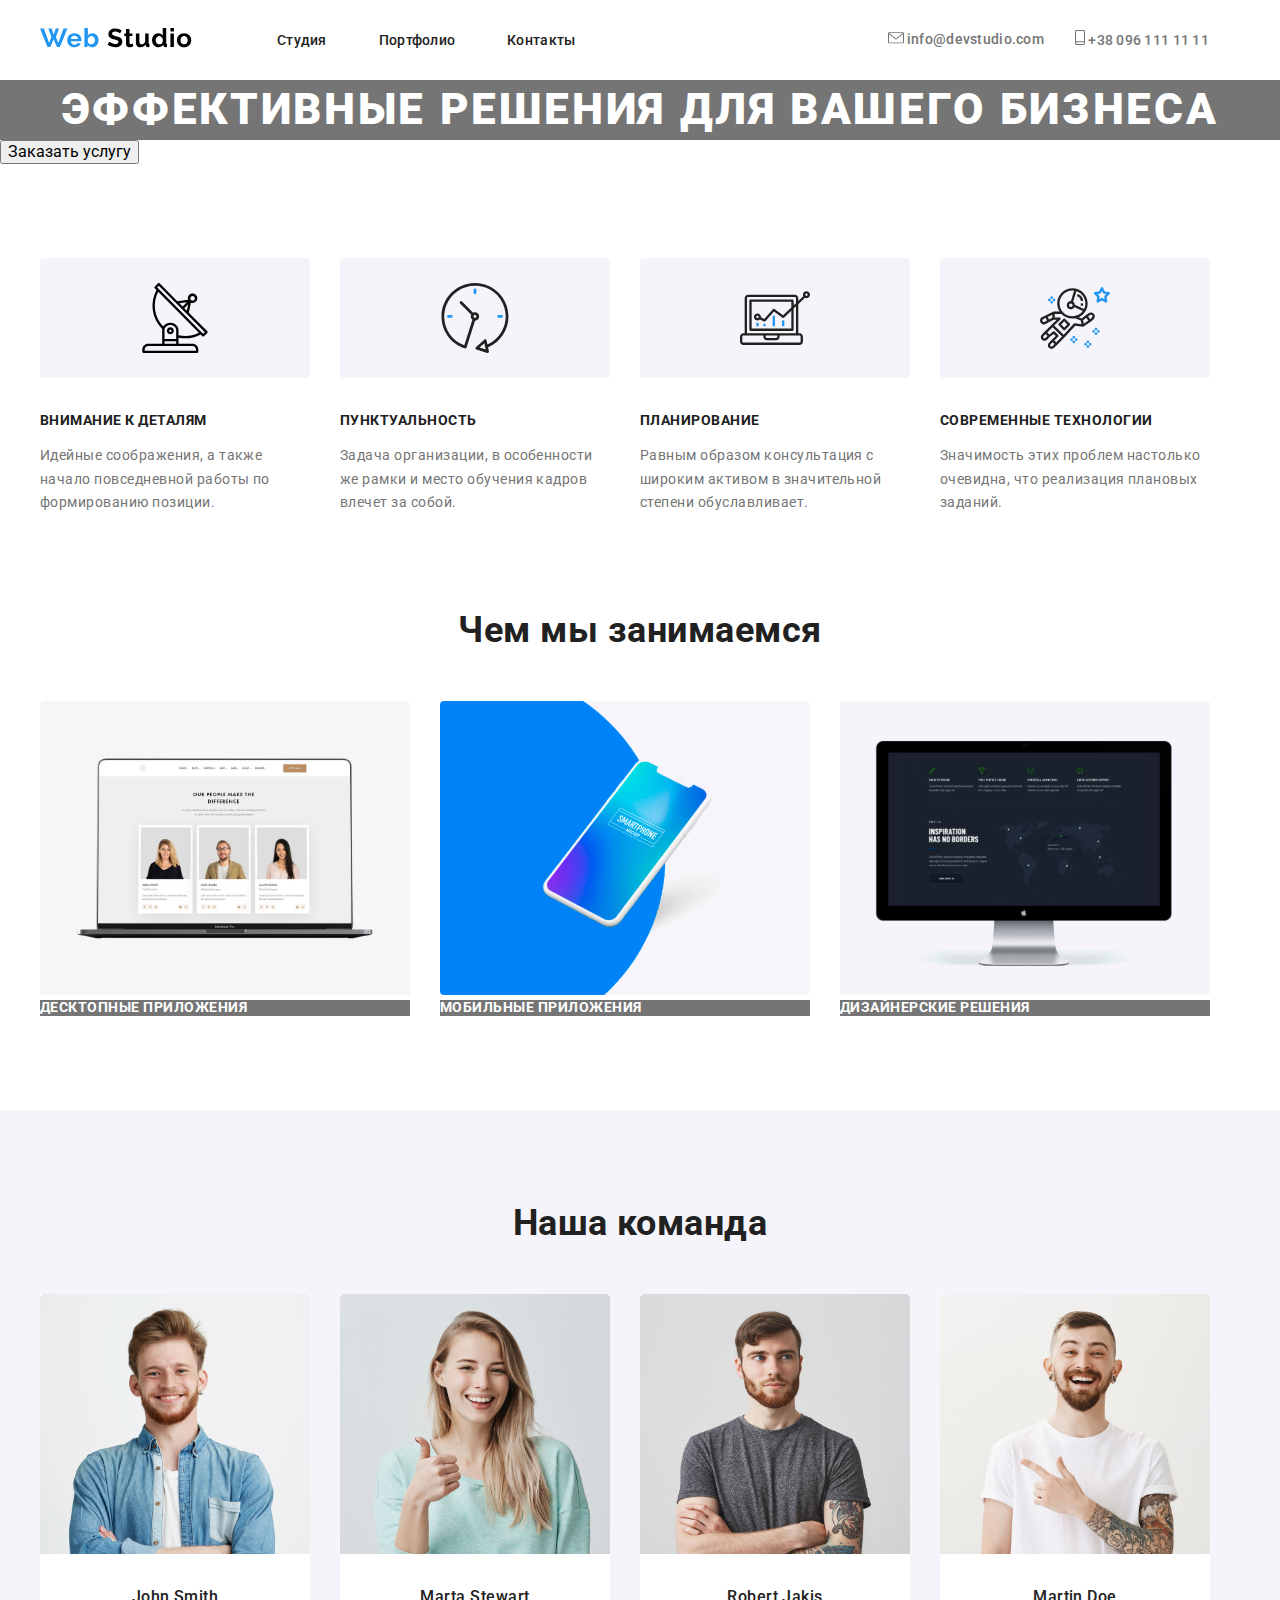
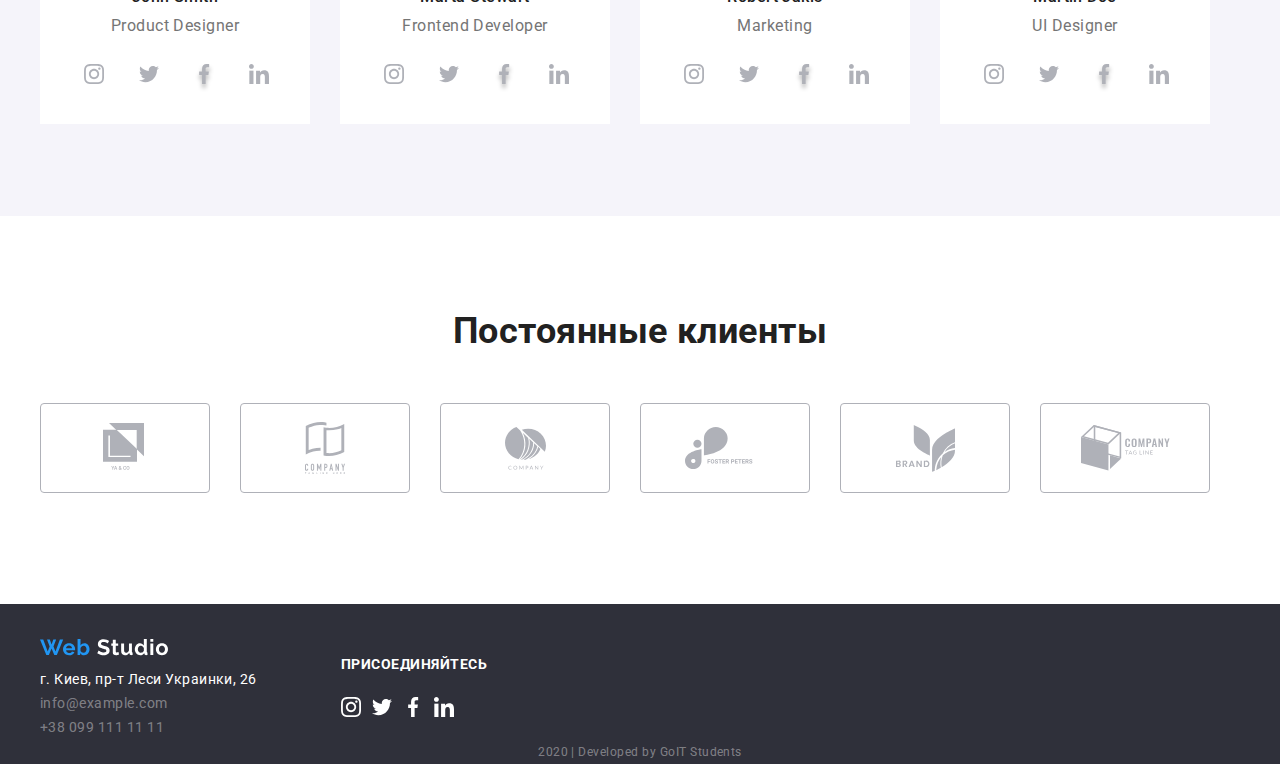
<file: index.html>
<!DOCTYPE html>
<html lang="en">
  <head>
    <meta charset="UTF-8" />
    <meta name="viewport" content="width=device-width, initial-scale=1.0" />
    <title>Document</title>
    <link rel="stylesheet" href="./css/normalize.css" />
    <link rel="stylesheet" href="./css/styles.css" />
  </head>

  <body>
    <!-- Шапка сайта -->
    <header>
      <nav>
        <div class="container main-nav">
          <a href="./index.html">
            <img src="./images/logo.svg" alt="Логотип компании" />
          </a>

          <ul class="site-nav">
            <li class="site-nav-item"><a href="" class="menu">Студия</a></li>
            <li class="site-nav-item">
              <a href="./portfolio.html" class="menu">Портфолио</a>
            </li>
            <li class="site-nav-item"><a href="" class="menu">Контакты</a></li>
          </ul>

          <ul class="site-nav-1">
            <li class="site-nav-address">
              <a href="mailto:info@devstudio.com" class="link"
                ><img src="./images/envelope.svg" alt="" />
                info@devstudio.com</a
              >
            </li>
            <li class="site-nav-address">
              <a href="tel:+380961111111" class="link"
                ><img src="./images/smartphone.svg" alt="" /> +38 096 111 11
                11</a
              >
            </li>
          </ul>
        </div>
      </nav>
    </header>

    <!-- Тело сайта -->

    <main>
      <!-- Первый блок -->

      <section>
        <h1 class="white-title">эффективные решения для вашего бизнеса</h1>
        <button>Заказать услугу</button>
      </section>

      <!-- <h2>Наши преимущества</h2> -->
      <!-- Второй блок -->

      <section class="container-our-proses container">
        <ul class="ul-position">
          <li class="what-we-do">
            <img src="./images/icon1.svg" alt="" />
            <h3 class="proses">Внимание к деталям</h3>
            <p class="proses-description">
              Идейные соображения, а также начало повседневной работы по
              формированию позиции.
            </p>
          </li>
          <li class="what-we-do">
            <img src="./images/icon2.svg" alt="" />
            <h3 class="proses">Пунктуальность</h3>
            <p class="proses-description">
              Задача организации, в особенности же рамки и место обучения кадров
              влечет за собой.
            </p>
          </li>
          <li class="what-we-do">
            <img src="./images/icon3.svg" alt="" />
            <h3 class="proses">Планирование</h3>
            <p class="proses-description">
              Равным образом консультация с широким активом в значительной
              степени обуславливает.
            </p>
          </li>
          <li class="what-we-do">
            <img src="./images/icon4.svg" alt="" />
            <h3 class="proses">Современные технологии</h3>
            <p class="proses-description">
              Значимость этих проблем настолько очевидна, что реализация
              плановых заданий.
            </p>
          </li>
        </ul>
      </section>

      <!-- Третий блок -->

      <section class="container-what-we-do container">
        <h3 class="title">Чем мы занимаемся</h3>

        <ul class="ul-position">
          <li class="our-work">
            <img src="./images/small_img1.svg" alt="" />
            <h4 class="white-description">Десктопные приложения</h4>
          </li>
          <li class="our-work">
            <img src="./images/small_img2.svg" alt="" />
            <h4 class="white-description">Мобильные приложения</h4>
          </li>
          <li class="our-work">
            <img src="./images/small_img3.svg" alt="" />
            <h4 class="white-description">Дизайнерские решения</h4>
          </li>
        </ul>
      </section>

      <!-- Четверый блок -->
      <div class="color">
        <section class="container">
          <h3 class="title">Наша команда</h3>
          <!-- <h4></h4> -->
          <ul class="ul-position">
            <li class="what-we-do card-color">
              <img src="./images/photo1.svg" alt="" />
              <h5 class="names">John Smith</h5>
              <p class="profession">Product Designer</p>
              <ul class="container-2">
                <li class="portfolio-icons">
                  <img src="./images/social5.svg" alt="" />
                </li>
                <li class="portfolio-icons">
                  <img src="./images/social2.svg" alt="" />
                </li>
                <li class="portfolio-icons">
                  <img src="./images/social3.svg" alt="" />
                </li>
                <li class="portfolio-icons">
                  <img src="./images/social4.svg" alt="" />
                </li>
              </ul>
            </li>
            <li class="what-we-do card-color">
              <img src="./images/photo2.svg" alt="" />
              <h5 class="names">Marta Stewart</h5>
              <p class="profession">Frontend Developer</p>
              <ul class="container-2 icons-margin">
                <li class="portfolio-icons">
                  <img src="./images/social5.svg" alt="" />
                </li>
                <li class="portfolio-icons">
                  <img src="./images/social2.svg" alt="" />
                </li>
                <li class="portfolio-icons">
                  <img src="./images/social3.svg" alt="" />
                </li>
                <li class="portfolio-icons">
                  <img src="./images/social4.svg" alt="" />
                </li>
              </ul>
            </li>
            <li class="what-we-do card-color">
              <img src="./images/photo3.svg" alt="" />
              <h5 class="names">Robert Jakis</h5>
              <p class="profession">Marketing</p>
              <ul class="container-2">
                <li class="portfolio-icons">
                  <img src="./images/social5.svg" alt="" />
                </li>
                <li class="portfolio-icons">
                  <img src="./images/social2.svg" alt="" />
                </li>
                <li class="portfolio-icons">
                  <img src="./images/social3.svg" alt="" />
                </li>
                <li class="portfolio-icons">
                  <img src="./images/social4.svg" alt="" />
                </li>
              </ul>
            </li>
            <li class="what-we-do card-color">
              <img src="./images/photo4.svg" alt="" />
              <h5 class="names">Martin Doe</h5>
              <p class="profession">UI Designer</p>
              <ul class="container-2">
                <li class="portfolio-icons">
                  <img src="./images/social5.svg" alt="" />
                </li>
                <li class="portfolio-icons">
                  <img src="./images/social2.svg" alt="" />
                </li>
                <li class="portfolio-icons">
                  <img src="./images/social3.svg" alt="" />
                </li>
                <li class="portfolio-icons">
                  <img src="./images/social4.svg" alt="" />
                </li>
              </ul>
            </li>
          </ul>
        </section>
      </div>

      <!--Пятый блок-->
      <section class="container-our-clients container">
        <h3 class="title">Постоянные клиенты</h3>
        <ul class="ul-position">
          <li class="client">
            <a href=""><img src="./images/client1.svg" alt="" /></a>
          </li>
          <li class="client">
            <a href=""><img src="./images/client2.svg" alt="" /></a>
          </li>
          <li class="client">
            <a href=""><img src="./images/client3.svg" alt="" /></a>
          </li>
          <li class="client">
            <a href=""><img src="./images/client4.svg" alt="" /></a>
          </li>
          <li class="client">
            <a href=""><img src="./images/client5.svg" alt="" /></a>
          </li>
          <li class="client">
            <a href=""><img src="./images/client6.svg" alt="" /></a>
          </li>
        </ul>
      </section>
    </main>

    <!--footer-->
    <footer>
      <div class="container footer-icon">
        <section>
          <a href="./index.html">
            <img
              class="web-studio"
              src="./images/logo-white.svg"
              alt="Логотип компании"
            />
          </a>
          <address>
            <ul>
              <li class="address">
                г. Киев, пр-т Леси Украинки, 26
              </li>
              <li>
                <a href="mailto:info@example.com" class="info"
                  >info@example.com</a
                >
              </li>
              <li>
                <a href="tel:+380991111111" class="info">+38 099 111 11 11</a>
              </li>
            </ul>
          </address>
        </section>
        <section>
          <p class="join">присоединяйтесь</p>
          <ul class="container-2 footer-icon-margin">
            <li class="portfolio-icons">
              <img src="./images/footer_ellipse1.svg" alt="" />
            </li>
            <li class="portfolio-icons">
              <img src="./images/footer_ellipse2.svg" alt="" />
            </li>
            <li class="portfolio-icons">
              <img src="./images/footer_ellipse3.svg" alt="" />
            </li>
            <li class="portfolio-icons">
              <img src="./images/footer_ellipse4.svg" alt="" />
            </li>
          </ul>
        </section>
      </div>
      <p class="year">2020 | Developed by GoIT Students</p>
    </footer>
  </body>
</html>
</file>
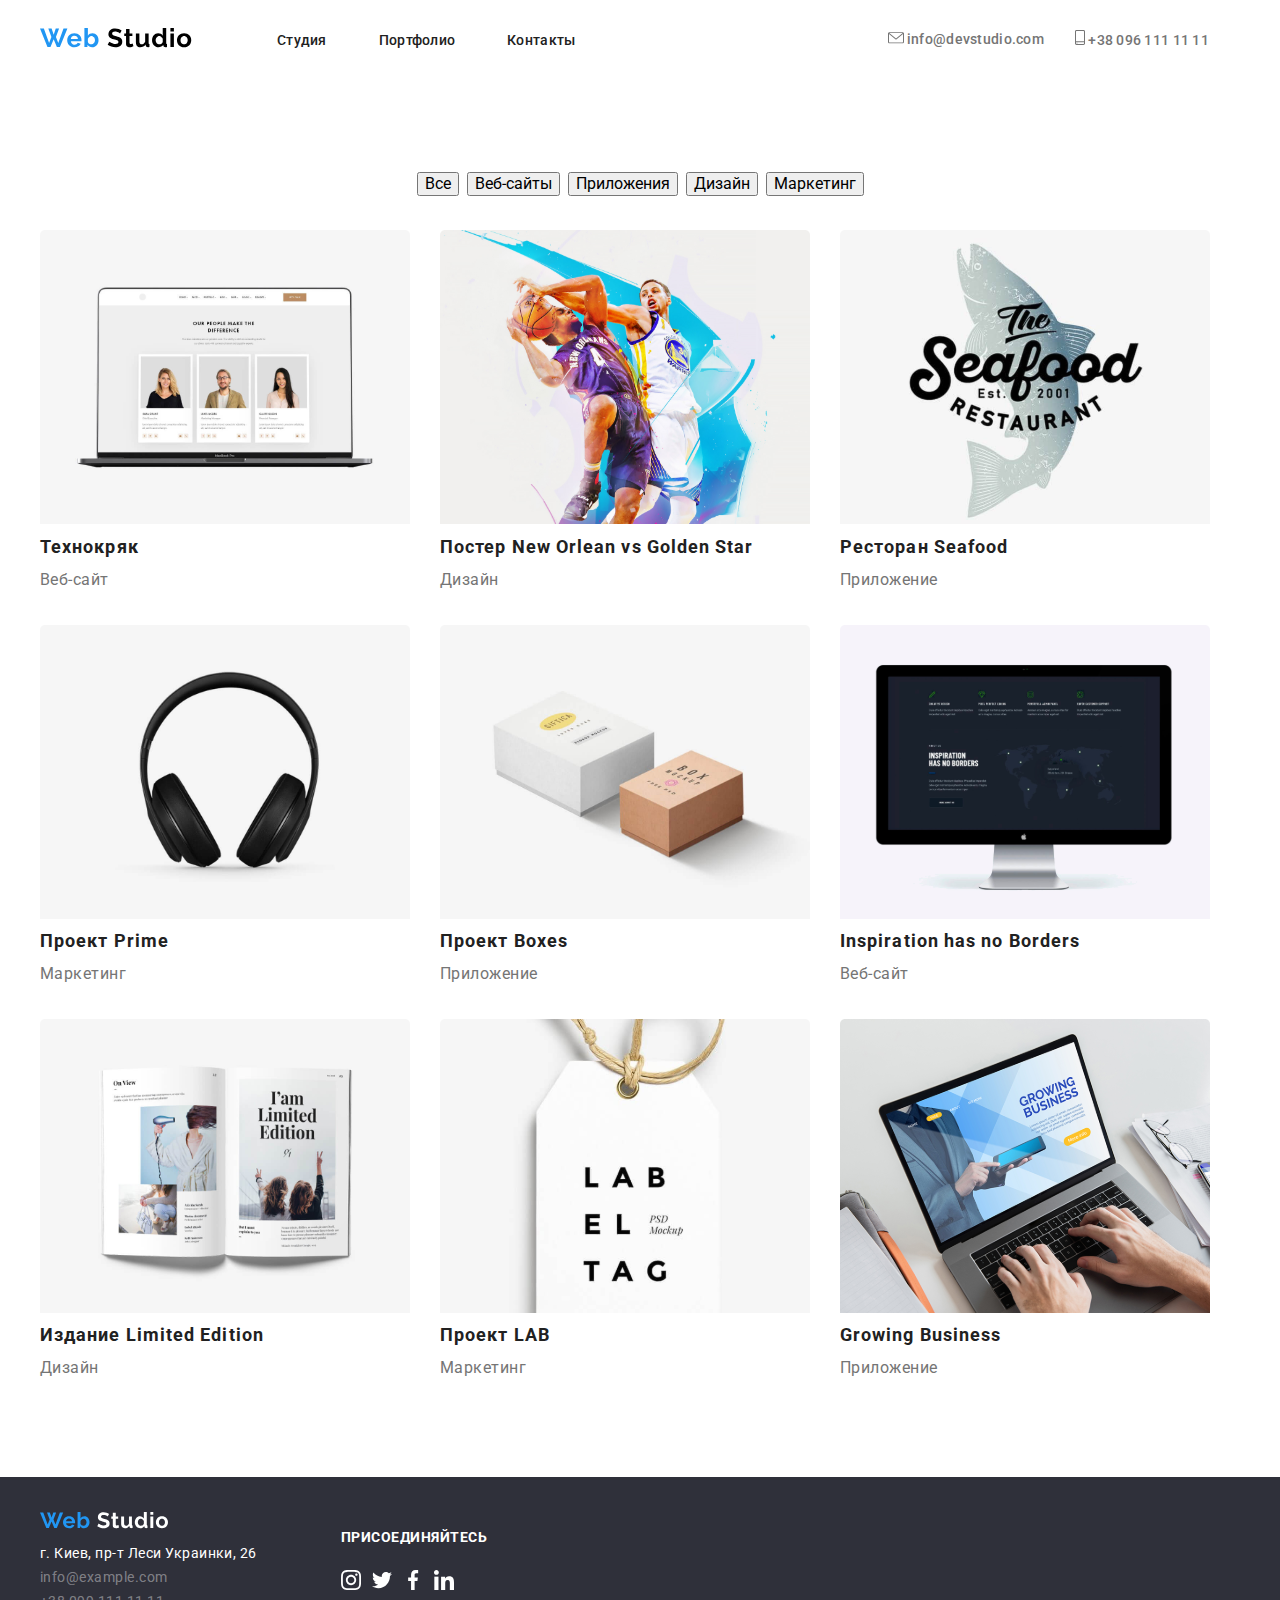
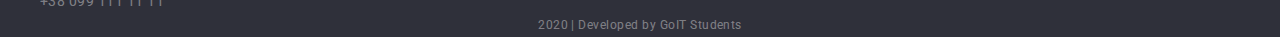
<file: portfolio.html>
<!DOCTYPE html>
<html lang="en">
  <head>
    <meta charset="UTF-8" />
    <meta name="viewport" content="width=device-width, initial-scale=1.0" />
    <title>Document</title>
    <link rel="stylesheet" href="./css/normalize.css" />
    <link rel="stylesheet" href="./css/styles.css" />
  </head>
  <body>
    <!-- Шапка сайта -->
    <header>
      <nav>
        <div class="container main-nav">
          <a href="./index.html">
            <img src="./images/logo.svg" alt="Логотип компании" />
          </a>

          <ul class="site-nav">
            <li class="site-nav-item">
              <a href="./index.html" class="menu">Студия</a>
            </li>
            <li class="site-nav-item">
              <a href="./portfolio.html" class="menu">Портфолио</a>
            </li>
            <li class="site-nav-item"><a href="" class="menu">Контакты</a></li>
          </ul>

          <ul class="site-nav-1">
            <li class="site-nav-address">
              <a href="mailto:info@devstudio.com" class="link"
                ><img src="./images/envelope.svg" alt="" />
                info@devstudio.com</a
              >
            </li>
            <li class="site-nav-address">
              <a href="tel:+380961111111" class="link"
                ><img src="./images/smartphone.svg" alt="" /> +38 096 111 11
                11</a
              >
            </li>
          </ul>
        </div>
      </nav>
    </header>
    <!--Тело сайта-->
    <main>
      <section class="container">
        <!-- <h2>Проекты</h2> -->
        <ul class="box1 ul-position">
          <li class="box1-item"><button type="button">Все</button></li>
          <li class="box1-item"><button type="button">Веб-сайты</button></li>
          <li class="box1-item"><button type="button">Приложения</button></li>
          <li class="box1-item"><button type="button">Дизайн</button></li>
          <li class="box1-item"><button type="button">Маркетинг</button></li>
        </ul>

        <ul class="box2 ul-position">
          <li class="box2-item">
            <a href="" class="project-link">
              <img src="./images/portfolio-img1.svg" alt="" />
              <h3 class="projects-title">Технокряк</h3>
              <p class="project-filter">Веб-сайт</p>
              <!-- <p class="hover-description">
                Технокряк это современная площадка распространения коронавируса.
                Компании используют эту платформу для цифрового шпионажа и атак
                на защищённые сервера конкурентов.
              </p> -->
            </a>
          </li>
          <li class="box2-item">
            <a href="" class="project-link">
              <img src="./images/portfolio-img2.svg" alt="" />
              <h3 class="projects-title">Постер New Orlean vs Golden Star</h3>
              <p class="project-filter">Дизайн</p>
              <!-- <p class="hover-description">
                Технокряк это современная площадка распространения коронавируса.
                Компании используют эту платформу для цифрового шпионажа и атак
                на защищённые сервера конкурентов.
              </p> -->
            </a>
          </li>
          <li class="box2-item">
            <a href="" class="project-link">
              <img src="./images/portfolio-img3.svg" alt="" />
              <h3 class="projects-title">Ресторан Seafood</h3>
              <p class="project-filter">Приложение</p>
              <!-- <p class="hover-description">
                Технокряк это современная площадка распространения коронавируса.
                Компании используют эту платформу для цифрового шпионажа и атак
                на защищённые сервера конкурентов.
              </p> -->
            </a>
          </li>
          <li class="box2-item">
            <a href="" class="project-link">
              <img src="./images/portfolio-img4.svg" alt="" />
              <h3 class="projects-title">Проект Prime</h3>
              <p class="project-filter">Маркетинг</p>
              <!-- <p class="hover-description">
                Технокряк это современная площадка распространения коронавируса.
                Компании используют эту платформу для цифрового шпионажа и атак
                на защищённые сервера конкурентов.
              </p> -->
            </a>
          </li>
          <li class="box2-item">
            <a href="" class="project-link">
              <img src="./images/portfolio-img5.svg" alt="" />
              <h3 class="projects-title">Проект Boxes</h3>
              <p class="project-filter">Приложение</p>
              <!-- <p class="hover-description">
                Технокряк это современная площадка распространения коронавируса.
                Компании используют эту платформу для цифрового шпионажа и атак
                на защищённые сервера конкурентов.
              </p> -->
            </a>
          </li>
          <li class="box2-item">
            <a href="" class="project-link">
              <img src="./images/portfolio-img6.svg" alt="" />
              <h3 class="projects-title">Inspiration has no Borders</h3>
              <p class="project-filter">Веб-сайт</p>
              <!-- <p class="hover-description">
                Технокряк это современная площадка распространения коронавируса.
                Компании используют эту платформу для цифрового шпионажа и атак
                на защищённые сервера конкурентов.
              </p> -->
            </a>
          </li>
          <li class="box2-item">
            <a href="" class="project-link">
              <img src="./images/portfolio-img7.svg" alt="" />
              <h3 class="projects-title">Издание Limited Edition</h3>
              <p class="project-filter">Дизайн</p>
              <!-- <p class="hover-description">
                Технокряк это современная площадка распространения коронавируса.
                Компании используют эту платформу для цифрового шпионажа и атак
                на защищённые сервера конкурентов.
              </p> -->
            </a>
          </li>
          <li class="box2-item">
            <a href="" class="project-link">
              <img src="./images/portfolio-img8.svg" alt="" />
              <h3 class="projects-title">Проект LAB</h3>
              <p class="project-filter">Маркетинг</p>
              <!-- <p class="hover-description">
                Технокряк это современная площадка распространения коронавируса.
                Компании используют эту платформу для цифрового шпионажа и атак
                на защищённые сервера конкурентов.
              </p> -->
            </a>
          </li>
          <li class="box2-item">
            <a href="" class="project-link">
              <img src="./images/portfolio-img9.svg" alt="" />
              <h3 class="projects-title">Growing Business</h3>
              <p class="project-filter">Приложение</p>
              <!-- <p class="hover-description">
                Технокряк это современная площадка распространения коронавируса.
                Компании используют эту платформу для цифрового шпионажа и атак
                на защищённые сервера конкурентов.
              </p> -->
            </a>
          </li>
        </ul>
      </section>
    </main>

    <!--footer-->
    <footer>
      <div class="container footer-icon">
        <section>
          <a href="./index.html">
            <img
              class="web-studio"
              src="./images/logo-white.svg"
              alt="Логотип компании"
            />
          </a>
          <address>
            <ul>
              <li class="address">
                г. Киев, пр-т Леси Украинки, 26
              </li>
              <li>
                <a href="mailto:info@example.com" class="info"
                  >info@example.com</a
                >
              </li>
              <li>
                <a href="tel:+380991111111" class="info">+38 099 111 11 11</a>
              </li>
            </ul>
          </address>
        </section>
        <section>
          <p class="join">присоединяйтесь</p>
          <ul class="container-2 footer-icon-margin">
            <li class="portfolio-icons">
              <img src="./images/footer_ellipse1.svg" alt="" />
            </li>
            <li class="portfolio-icons">
              <img src="./images/footer_ellipse2.svg" alt="" />
            </li>
            <li class="portfolio-icons">
              <img src="./images/footer_ellipse3.svg" alt="" />
            </li>
            <li class="portfolio-icons">
              <img src="./images/footer_ellipse4.svg" alt="" />
            </li>
          </ul>
        </section>
      </div>
      <p class="year">2020 | Developed by GoIT Students</p>
    </footer>
  </body>
</html>
</file>
<file: css/styles.css>
@import url('https://fonts.googleapis.com/css?family=Roboto:300,400,500,700&subset=cyrillic');
:root {
  --accent-color: #2196f3;
  --primary-text-color: #757575;
  --title-text-color: #212121;
  --primary-white-color: #ffffff;
  --secondary-text-color: rgba(255, 255, 255, 0.4);
  --footer-backgroung-color: #2f303a;
}
html {
  box-sizing: border-box;
}

body {
  font-family: 'Roboto', sans-serif;
  letter-spacing: 0.03em;
  font-style: normal;
}

*,
*::before,
*::after {
  box-sizing: inherit;
}

.container {
  width: 1230px;
  padding-left: 15px;
  padding-right: 15px;
  margin-left: auto;
  margin-right: auto;
}
.main-nav {
  display: flex;
  align-items: center;
  height: 80px;
}
.container-2 {
  display: flex;
  width: 207px;

  padding-left: 0px;
  padding-right: 0px;
  margin-left: auto;
  margin-right: auto;
}
.container-our-proses {
  padding-top: 94px;
}
.container-what-we-do {
  padding-top: 94px;
  padding-bottom: 94px;
}
.container-our-clients {
  padding-top: 94px;
  padding-bottom: 107px;
}
.ul-position {
  display: flex;
}
.site-nav {
  display: flex;
  margin-left: 85px;
}
.site-nav-1 {
  display: flex;
  margin-left: auto;
}

.site-nav-item:not(:last-child) {
  margin-right: 52px;
}

.site-nav-address {
  margin-right: 31px;
  margin-left: auto;
}
.color {
  background-color: #f5f4fa;
  padding-top: 92px;
}
.what-we-do:not(:last-child) {
  margin-right: 30px;
}
.what-we-do {
  width: 270px;
}
.our-work:not(:last-child) {
  margin-right: 30px;
}
.our-work {
  width: 370px;
}
.card-color {
  background-color: var(--primary-white-color);
  margin-bottom: 92px;
}
.portfolio-icons:not(:last-child) {
  margin-right: 11px;
}
.client {
  margin-right: 30px;
  width: 170px;
}
ul {
  list-style: none;
  padding: 0px;
  margin: 0px;
}
h1,
h2,
h3,
h4,
h5,
h6 {
  padding: 0px;
  margin: 0px;
}
p {
  padding: 0px;
  margin: 0px;
}
.menu {
  color: var(--title-text-color);
  text-decoration: none;
  font-weight: 500;
  font-size: 14px;
  line-height: 1.14;
  letter-spacing: 0.02em;
}

.menu:hover {
  color: var(--accent-color);
}
.menu:focus {
  color: var(--accent-color);
}
.link {
  color: var(--primary-text-color);
  text-decoration: none;
  font-weight: 500;
  font-size: 14px;
  line-height: 1.14;
  letter-spacing: 0.02em;
}
.link:hover {
  color: var(--accent-color);
}
.link:focus {
  color: var(--accent-color);
}
.white-title {
  font-weight: 900;
  font-size: 44px;
  line-height: 1.36;
  text-align: center;
  letter-spacing: 0.06em;
  text-transform: uppercase;
  color: var(--primary-white-color);
  background-color: var(--primary-text-color);
}

.proses {
  font-weight: bold;
  font-size: 14px;
  line-height: 1.14;
  margin-top: 30px;
  text-transform: uppercase;
  color: var(--title-text-color);
}
.proses-description {
  font-weight: normal;
  font-size: 14px;
  line-height: 1.71;
  margin-top: 15px;
  color: var(--primary-text-color);
}
.title {
  font-weight: bold;
  font-size: 36px;
  line-height: 1.17;
  text-align: center;
  margin-bottom: 50px;
  color: var(--title-text-color);
}
.title-margin {
  margin-top: 92px;
}
.white-description {
  font-weight: bold;
  font-size: 14px;
  line-height: 1.14;
  background-color: var(--primary-text-color);

  text-transform: uppercase;
  color: var(--primary-white-color);
}
.names {
  font-weight: 500;
  font-size: 16px;
  line-height: 1.18;
  text-align: center;
  margin-top: 30px;
  color: var(--title-text-color);
}
.profession {
  font-weight: normal;
  font-size: 16px;
  line-height: 1.18;
  text-align: center;
  margin-top: 10px;
  margin-bottom: 16px;
  color: var(--primary-text-color);
}
.icons-margin {
  margin-bottom: 24px;
}
.address {
  font-weight: normal;
  font-size: 14px;
  line-height: 1.71;
  color: var(--primary-white-color);
  font-style: normal;
  width: 231px;
  margin-right: 70px;
}
.footer-icon {
  padding-top: 34px;
  display: flex;
  align-items: center;
}

.footer-icon-margin {
  margin-top: 24px;
}
.info {
  font-weight: normal;
  font-size: 14px;
  line-height: 1.71;
  color: var(--secondary-text-color);
  text-decoration: none;
  font-style: normal;
}
.join {
  font-weight: bold;
  font-size: 14px;
  line-height: 1.14;
  text-transform: uppercase;
  color: var(--primary-white-color);
}
.year {
  font-weight: normal;
  font-size: 12px;
  line-height: 2;
  text-align: center;
  color: var(--secondary-text-color);
}
/* Контейнеры проекта */
.box1 {
  justify-content: center;
  padding-top: 92px;
  padding-bottom: 34px;
}
.box1-item:not(:last-child) {
  padding-right: 8px;
}

.box2 {
  display: flex;
  flex-wrap: wrap;
  padding-bottom: 94px;
  margin-top: 0px;
}
.box2-item {
  width: 370px;
  margin-right: 30px;
  margin-bottom: 30px;
}
.box2-item:nth-child(3n) {
  margin-right: 0px;
}
.box2-item:nth-last-child(-n + 3) {
  margin-bottom: 0px;
}
.projects-title {
  font-weight: bold;
  font-size: 18px;
  line-height: 2;
  letter-spacing: 0.06em;
  color: var(--title-text-color);
}
.project-filter {
  font-weight: normal;
  font-size: 16px;
  line-height: 1.87;
  letter-spacing: 0.03em;
  color: var(--primary-text-color);
}
.hover-description {
  font-weight: normal;
  font-size: 18px;
  line-height: 1.56;
  letter-spacing: 0.03em;
  color: var(--primary-white-color);
  background-color: var(--primary-text-color);
}
.project-link {
  text-decoration: none;
}
footer {
  background-color: var(--footer-backgroung-color);
}
.web-studio {
  margin-bottom: 8px;
}
</file>
